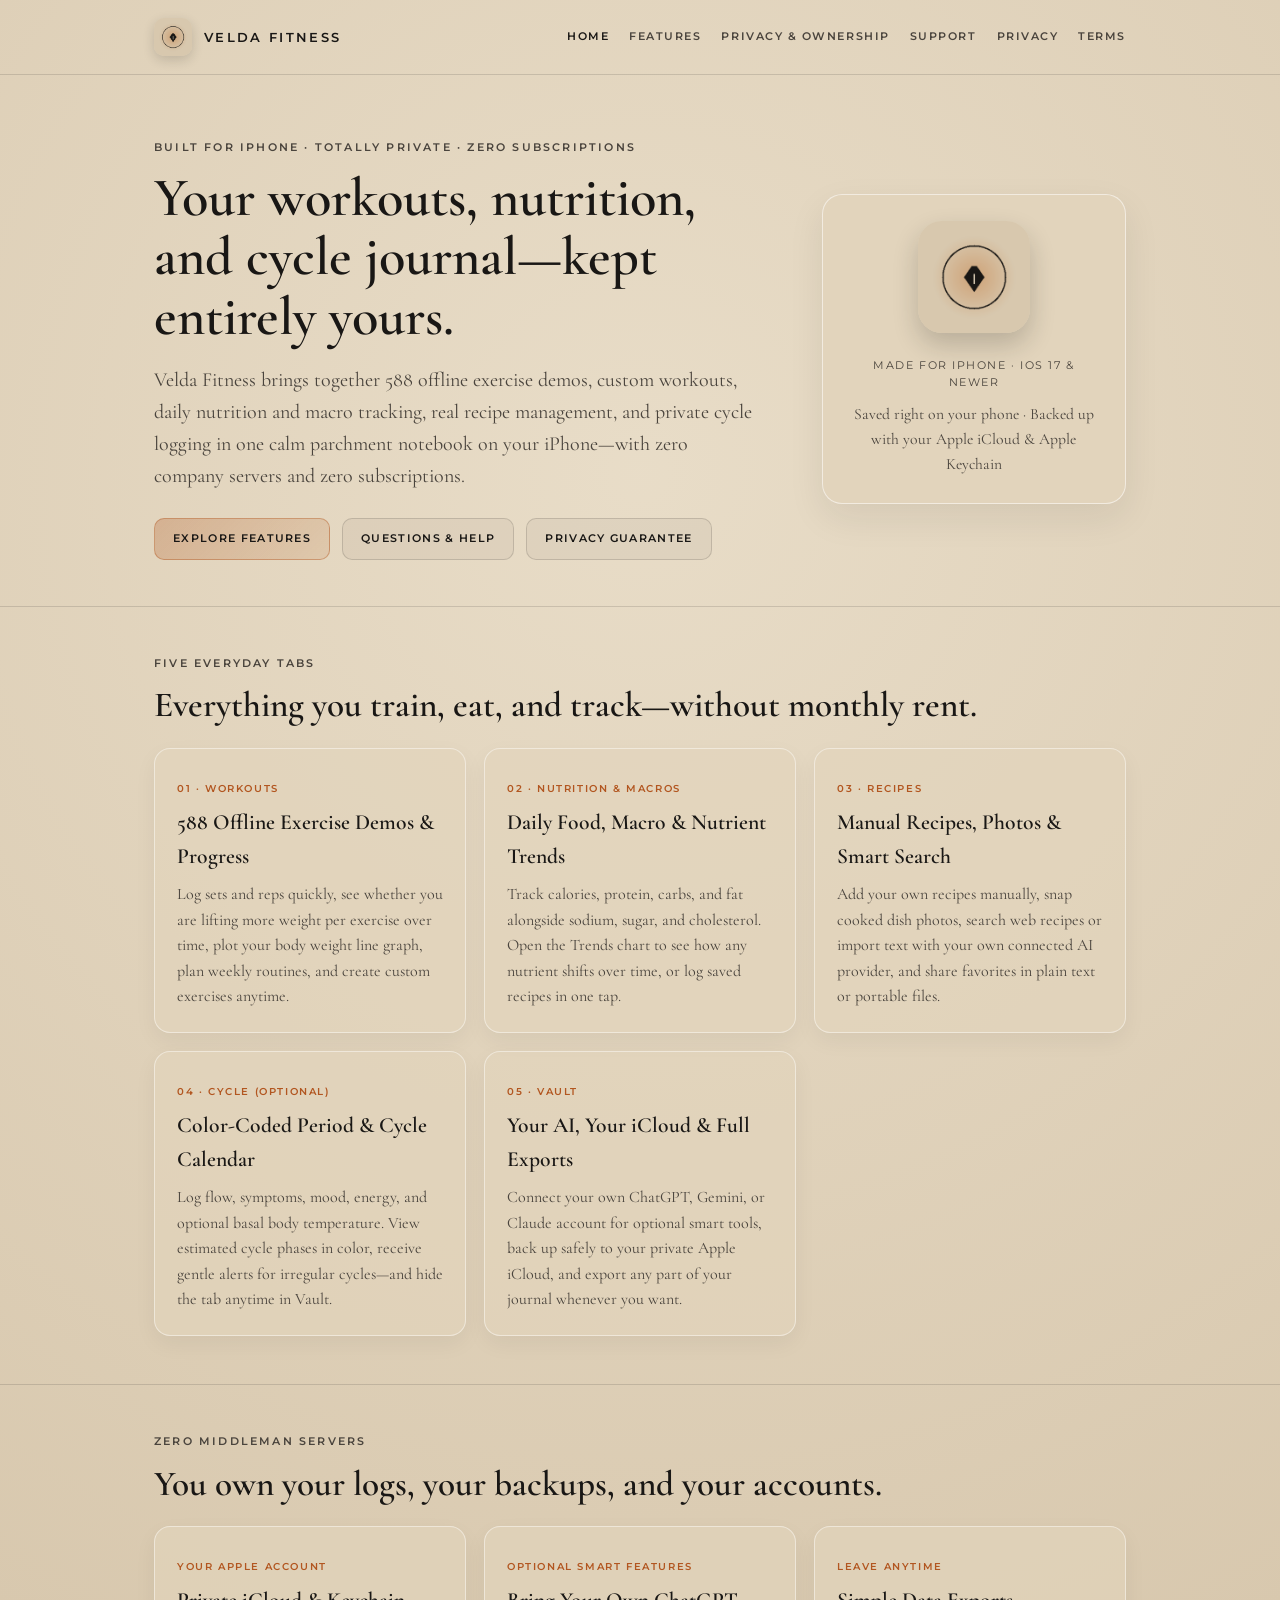
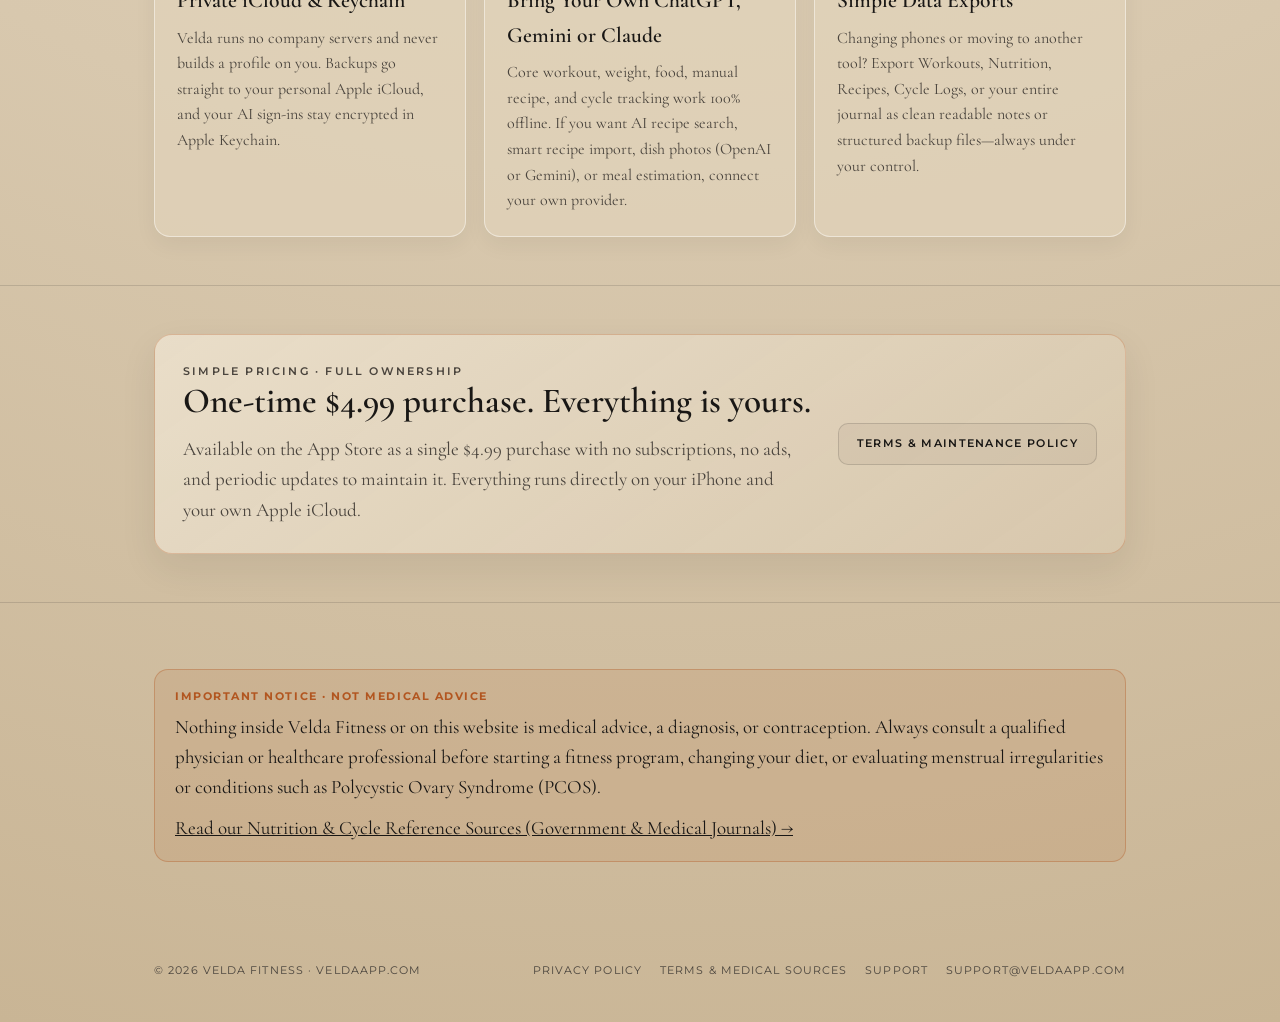
<file: website/index.html>
<!DOCTYPE html>
<html lang="en">
<head>
  <meta charset="UTF-8" />
  <meta name="viewport" content="width=device-width, initial-scale=1.0" />
  <title>Velda Fitness — Your Private Fitness, Nutrition &amp; Cycle Journal</title>
  <meta name="description" content="Velda Fitness keeps your workouts, nutrition, saved recipes, and cycle tracking safely on your iPhone and your own Apple iCloud—no subscriptions and your choice of AI assistant." />
  <link rel="icon" type="image/png" href="assets/velda-icon.png" />
  <link rel="preconnect" href="https://fonts.googleapis.com" />
  <link rel="preconnect" href="https://fonts.gstatic.com" crossorigin />
  <link href="https://fonts.googleapis.com/css2?family=Cormorant+Garamond:ital,wght@0,500;0,600;0,700;1,500&family=Montserrat:wght@500;600&display=swap" rel="stylesheet" />
  <link rel="stylesheet" href="styles.css" />
</head>
<body>
  <header class="site-header">
    <div class="container nav-inner">
      <a class="brand" href="index.html">
        <img src="assets/velda-icon.png" alt="Velda Fitness icon" />
        <span class="brand-name">Velda Fitness</span>
      </a>
      <nav class="nav-links" aria-label="Main navigation">
        <a class="active" href="index.html">Home</a>
        <a href="#pillars">Features</a>
        <a href="#ownership">Privacy &amp; Ownership</a>
        <a href="support.html">Support</a>
        <a href="privacy.html">Privacy</a>
        <a href="terms.html">Terms</a>
      </nav>
    </div>
  </header>

  <main>
    <section class="hero">
      <div class="container hero-grid">
        <div>
          <p class="eyebrow">Built for iPhone · Totally Private · Zero Subscriptions</p>
          <h1>Your workouts, nutrition, and cycle journal—kept entirely yours.</h1>
          <p class="lead">
            Velda Fitness brings together 588 offline exercise demos, custom workouts, daily nutrition and macro tracking,
            real recipe management, and private cycle logging in one calm parchment notebook on your iPhone—with zero
            company servers and zero subscriptions.
          </p>
          <div class="hero-actions">
            <a class="btn btn-primary" href="#pillars">Explore Features</a>
            <a class="btn btn-ghost" href="support.html">Questions &amp; Help</a>
            <a class="btn btn-ghost" href="privacy.html">Privacy Guarantee</a>
          </div>
        </div>
        <aside class="hero-seal">
          <img src="assets/velda-icon.png" alt="Velda Fitness app icon" />
          <p class="seal-caption">Made for iPhone · iOS 17 &amp; Newer</p>
          <p style="margin: 10px 0 0; color: var(--ink-secondary); font-size: 0.98rem;">
            Saved right on your phone · Backed up with your Apple iCloud &amp; Apple Keychain
          </p>
        </aside>
      </div>
    </section>

    <section id="pillars" class="section">
      <div class="container">
        <p class="eyebrow">Five Everyday Tabs</p>
        <h2>Everything you train, eat, and track—without monthly rent.</h2>
        <div class="cards-grid">
          <article class="card">
            <span class="card-tag">01 · Workouts</span>
            <h3>588 Offline Exercise Demos &amp; Progress</h3>
            <p>
              Log sets and reps quickly, see whether you are lifting more weight per exercise over time, plot your body
              weight line graph, plan weekly routines, and create custom exercises anytime.
            </p>
          </article>
          <article class="card">
            <span class="card-tag">02 · Nutrition &amp; Macros</span>
            <h3>Daily Food, Macro &amp; Nutrient Trends</h3>
            <p>
              Track calories, protein, carbs, and fat alongside sodium, sugar, and cholesterol. Open the Trends chart
              to see how any nutrient shifts over time, or log saved recipes in one tap.
            </p>
          </article>
          <article class="card">
            <span class="card-tag">03 · Recipes</span>
            <h3>Manual Recipes, Photos &amp; Smart Search</h3>
            <p>
              Add your own recipes manually, snap cooked dish photos, search web recipes or import text with your own
              connected AI provider, and share favorites in plain text or portable files.
            </p>
          </article>
          <article class="card">
            <span class="card-tag">04 · Cycle (Optional)</span>
            <h3>Color-Coded Period &amp; Cycle Calendar</h3>
            <p>
              Log flow, symptoms, mood, energy, and optional basal body temperature. View estimated cycle phases in
              color, receive gentle alerts for irregular cycles—and hide the tab anytime in Vault.
            </p>
          </article>
          <article class="card">
            <span class="card-tag">05 · Vault</span>
            <h3>Your AI, Your iCloud &amp; Full Exports</h3>
            <p>
              Connect your own ChatGPT, Gemini, or Claude account for optional smart tools, back up safely to your
              private Apple iCloud, and export any part of your journal whenever you want.
            </p>
          </article>
        </div>
      </div>
    </section>

    <section id="ownership" class="section">
      <div class="container">
        <p class="eyebrow">Zero Middleman Servers</p>
        <h2>You own your logs, your backups, and your accounts.</h2>
        <div class="cards-grid">
          <article class="card">
            <span class="card-tag">Your Apple Account</span>
            <h3>Private iCloud &amp; Keychain</h3>
            <p>
              Velda runs no company servers and never builds a profile on you. Backups go straight to your personal
              Apple iCloud, and your AI sign-ins stay encrypted in Apple Keychain.
            </p>
          </article>
          <article class="card">
            <span class="card-tag">Optional Smart Features</span>
            <h3>Bring Your Own ChatGPT, Gemini or Claude</h3>
            <p>
              Core workout, weight, food, manual recipe, and cycle tracking work 100% offline. If you want AI recipe
              search, smart recipe import, dish photos (OpenAI or Gemini), or meal estimation, connect your own provider.
            </p>
          </article>
          <article class="card">
            <span class="card-tag">Leave Anytime</span>
            <h3>Simple Data Exports</h3>
            <p>
              Changing phones or moving to another tool? Export Workouts, Nutrition, Recipes, Cycle Logs, or your entire
              journal as clean readable notes or structured backup files—always under your control.
            </p>
          </article>
        </div>
      </div>
    </section>

    <section id="one-time-purchase" class="section">
      <div class="container">
        <div class="support-banner">
          <div>
            <p class="eyebrow">Simple Pricing · Full Ownership</p>
            <h2>One-time $4.99 purchase. Everything is yours.</h2>
            <p>
              Available on the App Store as a single $4.99 purchase with no subscriptions, no ads, and periodic updates
              to maintain it. Everything runs directly on your iPhone and your own Apple iCloud.
            </p>
          </div>
          <a class="btn btn-ghost" href="terms.html">
            Terms &amp; Maintenance Policy
          </a>
        </div>
      </div>
    </section>

    <section class="section" style="border-bottom: none;">
      <div class="container">
        <div class="disclaimer-box">
          <strong>Important Notice · Not Medical Advice</strong>
          Nothing inside Velda Fitness or on this website is medical advice, a diagnosis, or contraception. Always
          consult a qualified physician or healthcare professional before starting a fitness program, changing your diet,
          or evaluating menstrual irregularities or conditions such as Polycystic Ovary Syndrome (PCOS).
          <div style="margin-top: 10px;">
            <a href="terms.html#health-sources">Read our Nutrition &amp; Cycle Reference Sources (Government &amp; Medical Journals) →</a>
          </div>
        </div>
      </div>
    </section>
  </main>

  <footer class="site-footer">
    <div class="container footer-inner">
      <span>© 2026 Velda Fitness · veldaapp.com</span>
      <div class="footer-links">
        <a href="privacy.html">Privacy Policy</a>
        <a href="terms.html">Terms &amp; Medical Sources</a>
        <a href="support.html">Support</a>
        <a href="mailto:support@veldaapp.com">support@veldaapp.com</a>
      </div>
    </div>
  </footer>
</body>
</html>
</file>
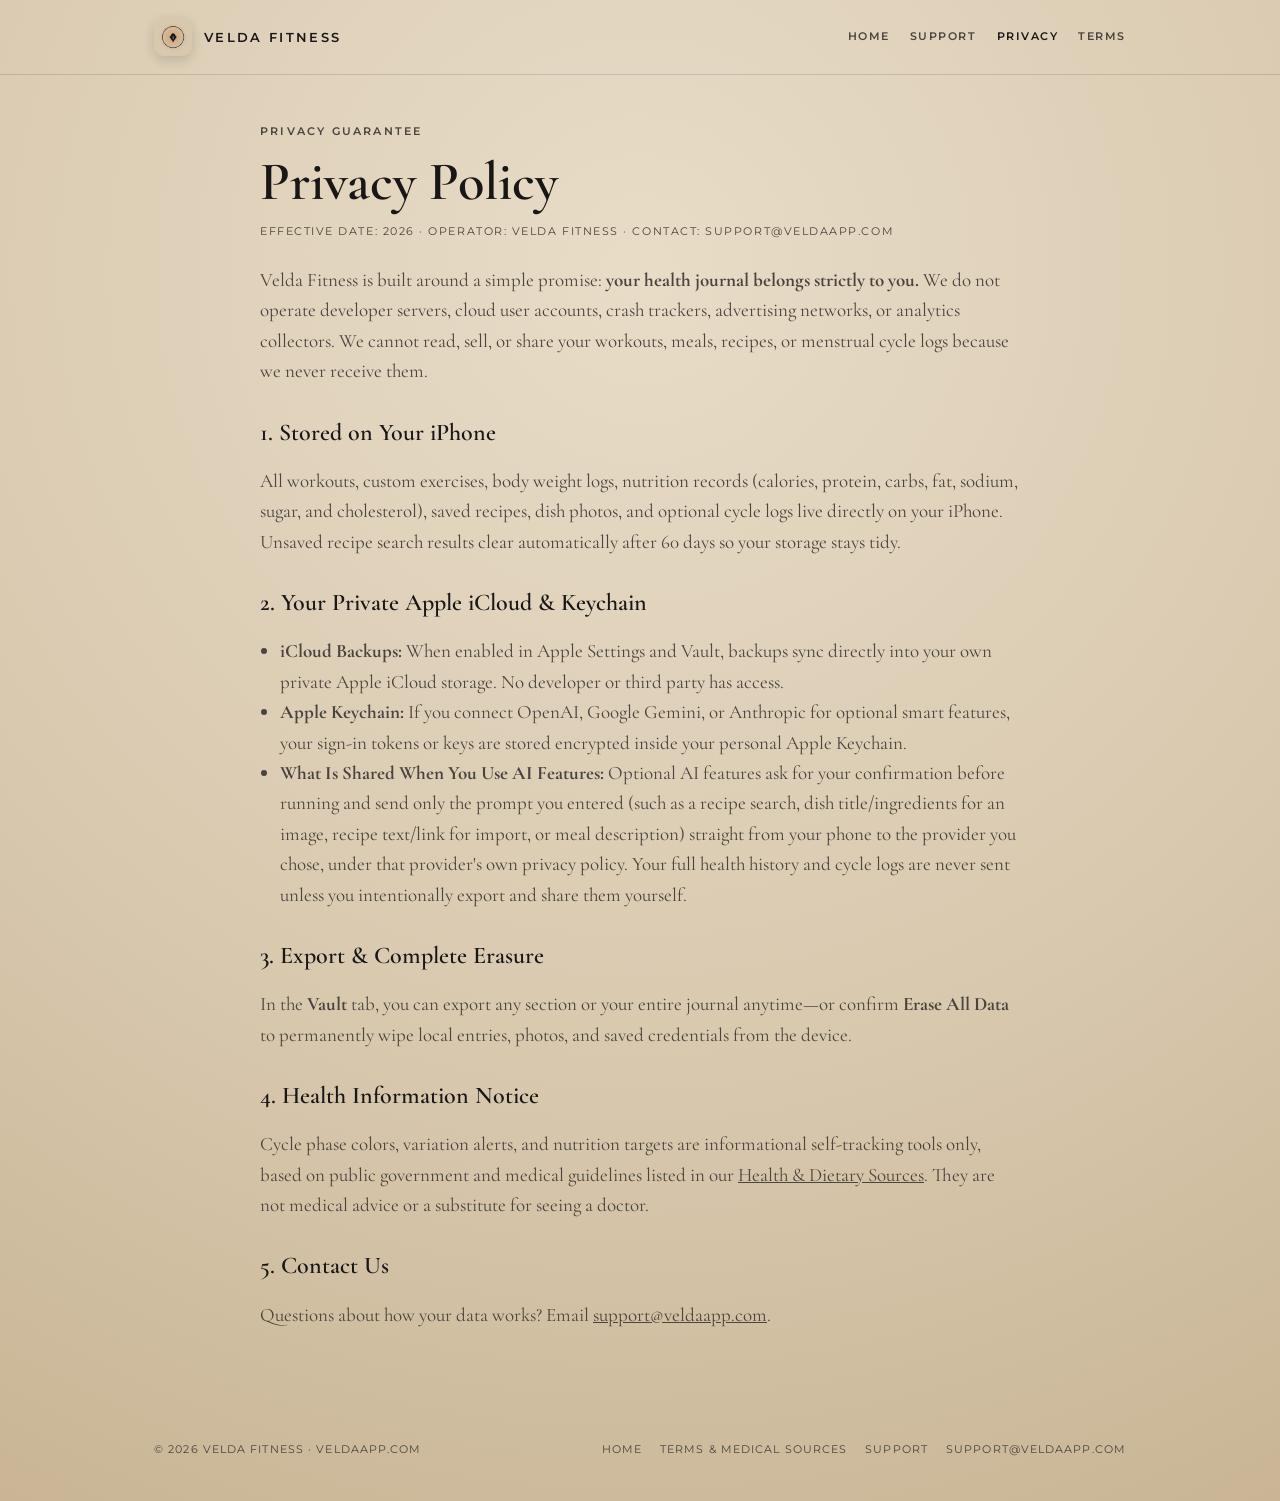
<file: website/privacy.html>
<!DOCTYPE html>
<html lang="en">
<head>
  <meta charset="UTF-8" />
  <meta name="viewport" content="width=device-width, initial-scale=1.0" />
  <title>Privacy Policy — Velda Fitness</title>
  <meta name="description" content="How Velda Fitness handles your data—100% stored on your device and your own Apple iCloud, with zero company servers, zero analytics, and zero ads." />
  <link rel="icon" type="image/png" href="assets/velda-icon.png" />
  <link rel="preconnect" href="https://fonts.googleapis.com" />
  <link rel="preconnect" href="https://fonts.gstatic.com" crossorigin />
  <link href="https://fonts.googleapis.com/css2?family=Cormorant+Garamond:ital,wght@0,500;0,600;0,700;1,500&family=Montserrat:wght@500;600&display=swap" rel="stylesheet" />
  <link rel="stylesheet" href="styles.css" />
</head>
<body>
  <header class="site-header">
    <div class="container nav-inner">
      <a class="brand" href="index.html">
        <img src="assets/velda-icon.png" alt="Velda Fitness icon" />
        <span class="brand-name">Velda Fitness</span>
      </a>
      <nav class="nav-links" aria-label="Main navigation">
        <a href="index.html">Home</a>
        <a href="support.html">Support</a>
        <a class="active" href="privacy.html">Privacy</a>
        <a href="terms.html">Terms</a>
      </nav>
    </div>
  </header>

  <main class="container prose">
    <p class="eyebrow">Privacy Guarantee</p>
    <h1>Privacy Policy</h1>
    <p class="meta-line">Effective Date: 2026 · Operator: Velda Fitness · Contact: support@veldaapp.com</p>

    <p>
      Velda Fitness is built around a simple promise: <strong>your health journal belongs strictly to you.</strong>
      We do not operate developer servers, cloud user accounts, crash trackers, advertising networks, or analytics
      collectors. We cannot read, sell, or share your workouts, meals, recipes, or menstrual cycle logs because we
      never receive them.
    </p>

    <h2>1. Stored on Your iPhone</h2>
    <p>
      All workouts, custom exercises, body weight logs, nutrition records (calories, protein, carbs, fat, sodium, sugar,
      and cholesterol), saved recipes, dish photos, and optional cycle logs live directly on your iPhone. Unsaved
      recipe search results clear automatically after 60 days so your storage stays tidy.
    </p>

    <h2>2. Your Private Apple iCloud &amp; Keychain</h2>
    <ul>
      <li><strong>iCloud Backups:</strong> When enabled in Apple Settings and Vault, backups sync directly into your own private Apple iCloud storage. No developer or third party has access.</li>
      <li><strong>Apple Keychain:</strong> If you connect OpenAI, Google Gemini, or Anthropic for optional smart features, your sign-in tokens or keys are stored encrypted inside your personal Apple Keychain.</li>
      <li><strong>What Is Shared When You Use AI Features:</strong> Optional AI features ask for your confirmation before running and send only the prompt you entered (such as a recipe search, dish title/ingredients for an image, recipe text/link for import, or meal description) straight from your phone to the provider you chose, under that provider's own privacy policy. Your full health history and cycle logs are never sent unless you intentionally export and share them yourself.</li>
    </ul>

    <h2>3. Export &amp; Complete Erasure</h2>
    <p>
      In the <strong>Vault</strong> tab, you can export any section or your entire journal anytime—or confirm
      <strong>Erase All Data</strong> to permanently wipe local entries, photos, and saved credentials from the device.
    </p>

    <h2>4. Health Information Notice</h2>
    <p>
      Cycle phase colors, variation alerts, and nutrition targets are informational self-tracking tools only, based on
      public government and medical guidelines listed in our <a href="terms.html#health-sources">Health &amp; Dietary Sources</a>.
      They are not medical advice or a substitute for seeing a doctor.
    </p>

    <h2>5. Contact Us</h2>
    <p>
      Questions about how your data works? Email <a href="mailto:support@veldaapp.com">support@veldaapp.com</a>.
    </p>
  </main>

  <footer class="site-footer">
    <div class="container footer-inner">
      <span>© 2026 Velda Fitness · veldaapp.com</span>
      <div class="footer-links">
        <a href="index.html">Home</a>
        <a href="terms.html">Terms &amp; Medical Sources</a>
        <a href="support.html">Support</a>
        <a href="mailto:support@veldaapp.com">support@veldaapp.com</a>
      </div>
    </div>
  </footer>
</body>
</html>
</file>
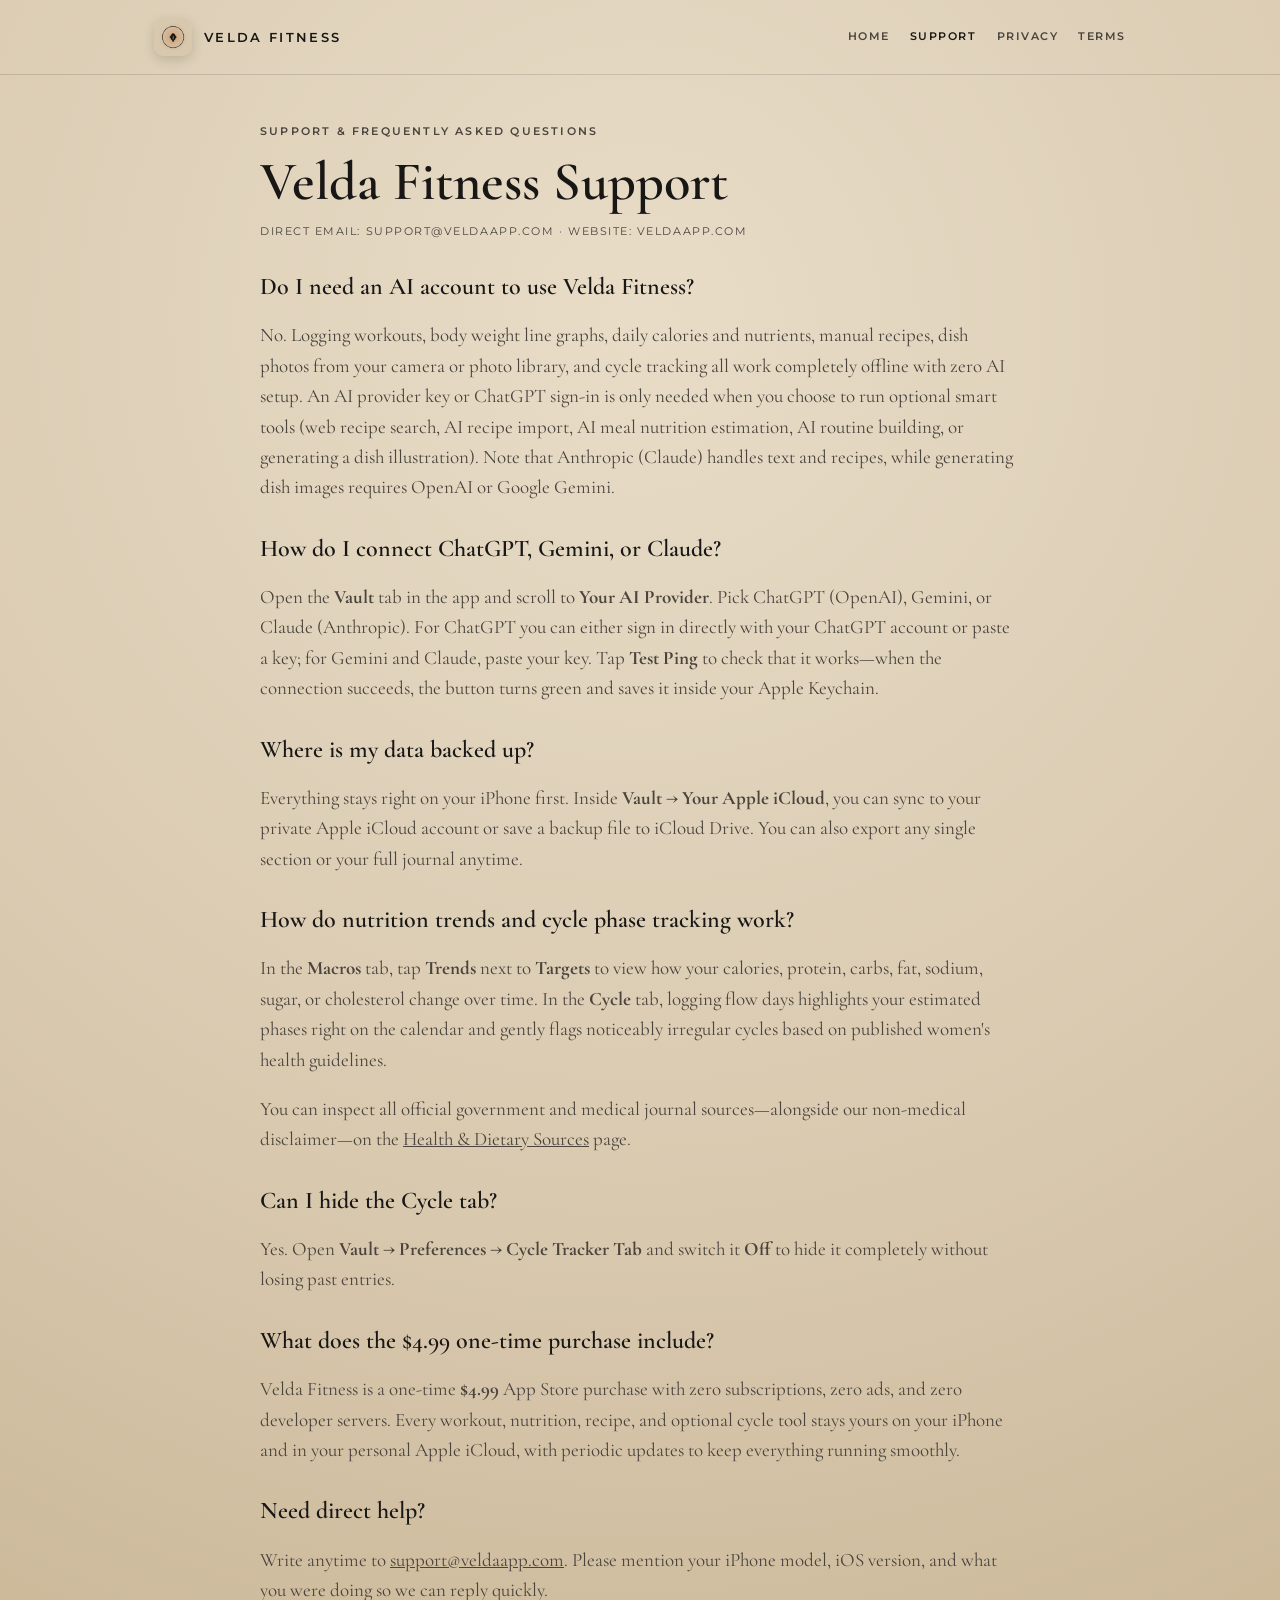
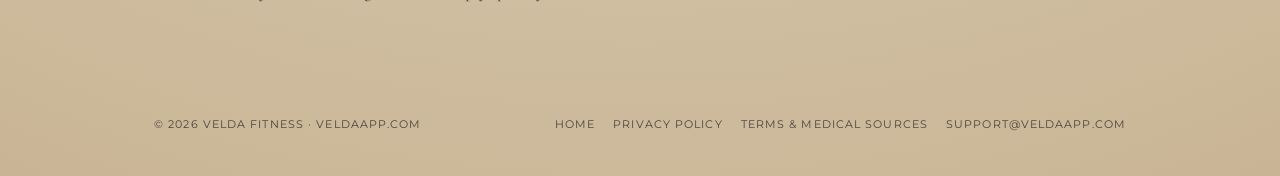
<file: website/support.html>
<!DOCTYPE html>
<html lang="en">
<head>
  <meta charset="UTF-8" />
  <meta name="viewport" content="width=device-width, initial-scale=1.0" />
  <title>Support &amp; Questions — Velda Fitness</title>
  <meta name="description" content="Help, setup steps, health reference sources, and support contact for Velda Fitness on iPhone." />
  <link rel="icon" type="image/png" href="assets/velda-icon.png" />
  <link rel="preconnect" href="https://fonts.googleapis.com" />
  <link rel="preconnect" href="https://fonts.gstatic.com" crossorigin />
  <link href="https://fonts.googleapis.com/css2?family=Cormorant+Garamond:ital,wght@0,500;0,600;0,700;1,500&family=Montserrat:wght@500;600&display=swap" rel="stylesheet" />
  <link rel="stylesheet" href="styles.css" />
</head>
<body>
  <header class="site-header">
    <div class="container nav-inner">
      <a class="brand" href="index.html">
        <img src="assets/velda-icon.png" alt="Velda Fitness icon" />
        <span class="brand-name">Velda Fitness</span>
      </a>
      <nav class="nav-links" aria-label="Main navigation">
        <a href="index.html">Home</a>
        <a class="active" href="support.html">Support</a>
        <a href="privacy.html">Privacy</a>
        <a href="terms.html">Terms</a>
      </nav>
    </div>
  </header>

  <main class="container prose">
    <p class="eyebrow">Support &amp; Frequently Asked Questions</p>
    <h1>Velda Fitness Support</h1>
    <p class="meta-line">Direct Email: support@veldaapp.com · Website: veldaapp.com</p>

    <h2>Do I need an AI account to use Velda Fitness?</h2>
    <p>
      No. Logging workouts, body weight line graphs, daily calories and nutrients, manual recipes, dish photos from
      your camera or photo library, and cycle tracking all work completely offline with zero AI setup. An AI provider
      key or ChatGPT sign-in is only needed when you choose to run optional smart tools (web recipe search, AI recipe
      import, AI meal nutrition estimation, AI routine building, or generating a dish illustration). Note that Anthropic
      (Claude) handles text and recipes, while generating dish images requires OpenAI or Google Gemini.
    </p>

    <h2>How do I connect ChatGPT, Gemini, or Claude?</h2>
    <p>
      Open the <strong>Vault</strong> tab in the app and scroll to <strong>Your AI Provider</strong>. Pick ChatGPT
      (OpenAI), Gemini, or Claude (Anthropic). For ChatGPT you can either sign in directly with your ChatGPT account
      or paste a key; for Gemini and Claude, paste your key. Tap <strong>Test Ping</strong> to check that it works—when
      the connection succeeds, the button turns green and saves it inside your Apple Keychain.
    </p>

    <h2>Where is my data backed up?</h2>
    <p>
      Everything stays right on your iPhone first. Inside <strong>Vault → Your Apple iCloud</strong>, you can sync to
      your private Apple iCloud account or save a backup file to iCloud Drive. You can also export any single section
      or your full journal anytime.
    </p>

    <h2>How do nutrition trends and cycle phase tracking work?</h2>
    <p>
      In the <strong>Macros</strong> tab, tap <strong>Trends</strong> next to <strong>Targets</strong> to view how
      your calories, protein, carbs, fat, sodium, sugar, or cholesterol change over time. In the <strong>Cycle</strong>
      tab, logging flow days highlights your estimated phases right on the calendar and gently flags noticeably
      irregular cycles based on published women's health guidelines.
    </p>
    <p>
      You can inspect all official government and medical journal sources—alongside our non-medical disclaimer—on the
      <a href="terms.html#health-sources">Health &amp; Dietary Sources</a> page.
    </p>

    <h2>Can I hide the Cycle tab?</h2>
    <p>
      Yes. Open <strong>Vault → Preferences → Cycle Tracker Tab</strong> and switch it <strong>Off</strong> to hide
      it completely without losing past entries.
    </p>

    <h2>What does the $4.99 one-time purchase include?</h2>
    <p>
      Velda Fitness is a one-time <strong>$4.99</strong> App Store purchase with zero subscriptions, zero ads, and zero
      developer servers. Every workout, nutrition, recipe, and optional cycle tool stays yours on your iPhone and in
      your personal Apple iCloud, with periodic updates to keep everything running smoothly.
    </p>

    <h2>Need direct help?</h2>
    <p>
      Write anytime to <a href="mailto:support@veldaapp.com">support@veldaapp.com</a>. Please mention your iPhone model,
      iOS version, and what you were doing so we can reply quickly.
    </p>
  </main>

  <footer class="site-footer">
    <div class="container footer-inner">
      <span>© 2026 Velda Fitness · veldaapp.com</span>
      <div class="footer-links">
        <a href="index.html">Home</a>
        <a href="privacy.html">Privacy Policy</a>
        <a href="terms.html">Terms &amp; Medical Sources</a>
        <a href="mailto:support@veldaapp.com">support@veldaapp.com</a>
      </div>
    </div>
  </footer>
</body>
</html>
</file>
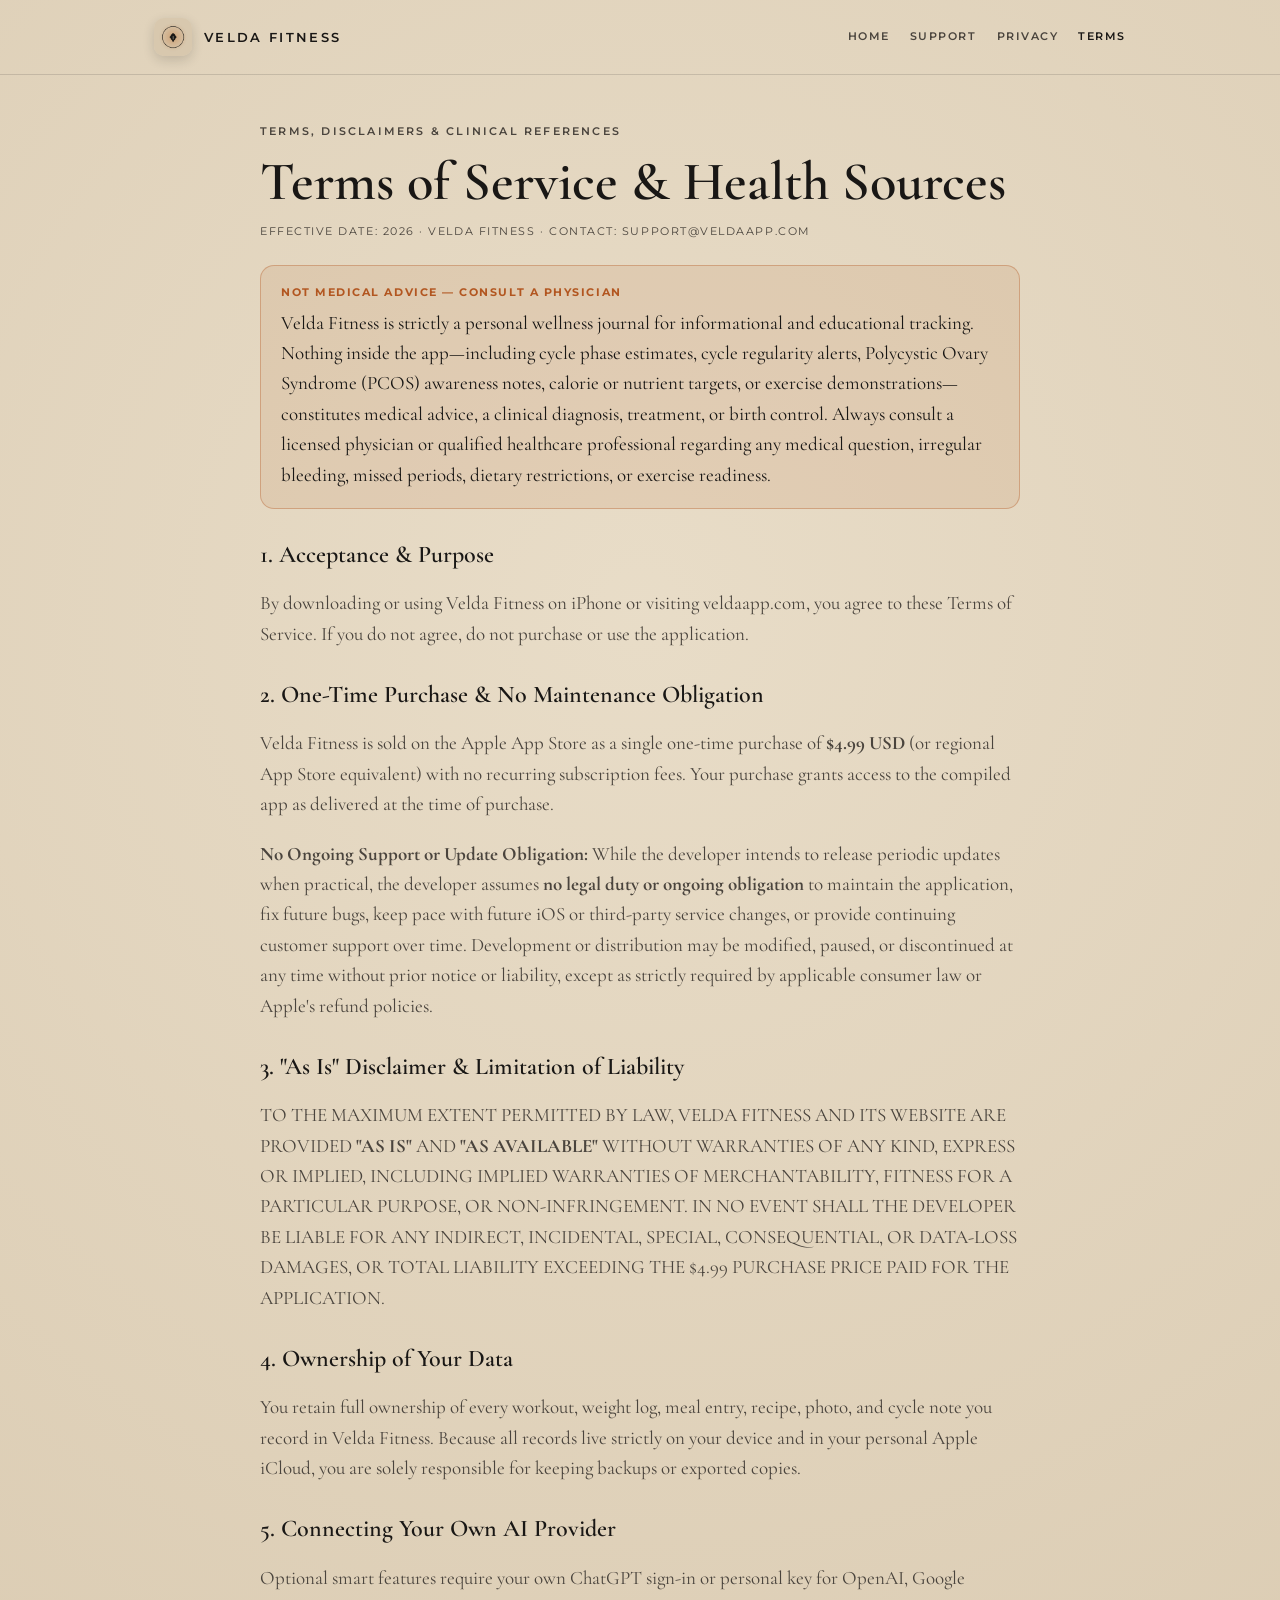
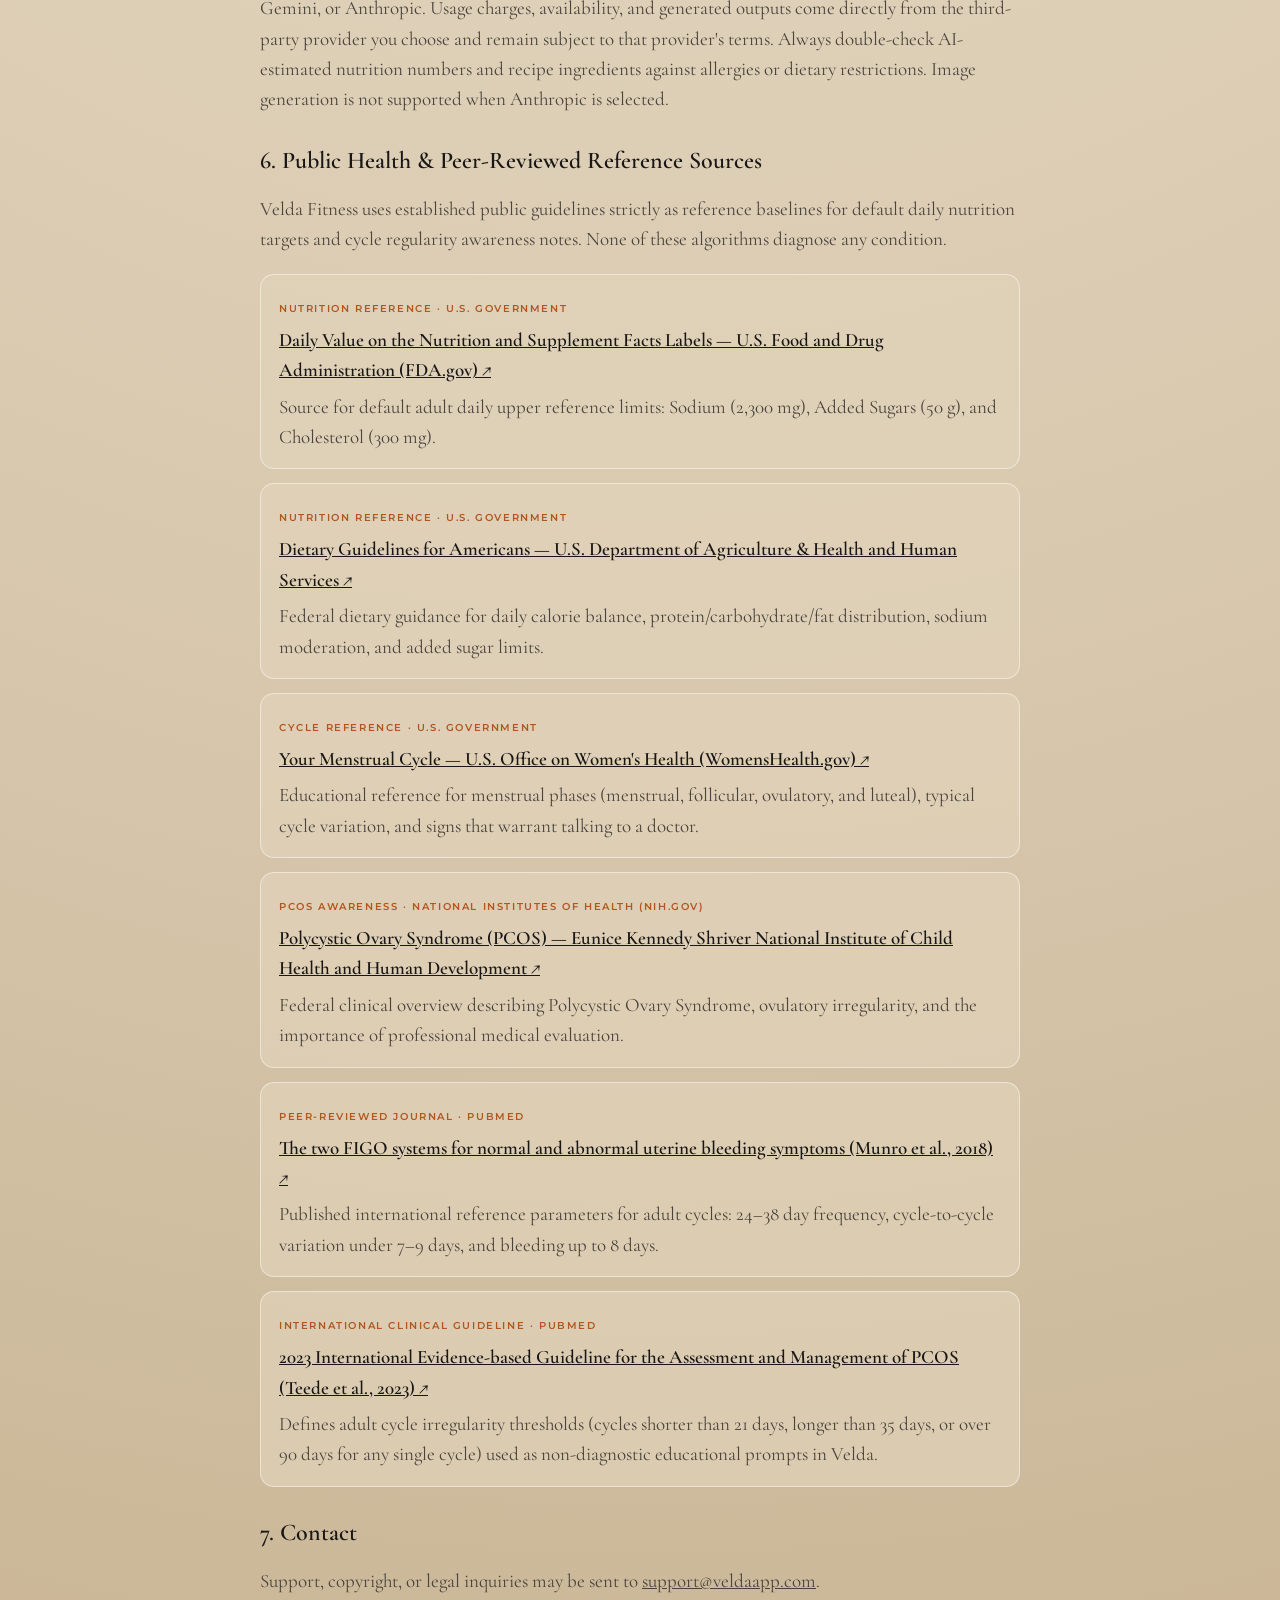
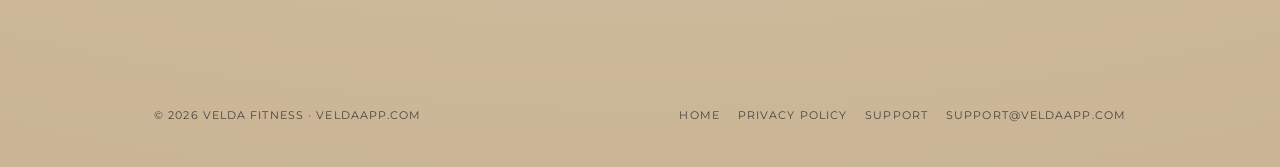
<file: website/terms.html>
<!DOCTYPE html>
<html lang="en">
<head>
  <meta charset="UTF-8" />
  <meta name="viewport" content="width=device-width, initial-scale=1.0" />
  <title>Terms, Maintenance Policy &amp; Medical Sources — Velda Fitness</title>
  <meta name="description" content="Terms of Service, no-maintenance disclaimer, non-medical disclaimer, and verified government and medical journal sources used by Velda Fitness." />
  <link rel="icon" type="image/png" href="assets/velda-icon.png" />
  <link rel="preconnect" href="https://fonts.googleapis.com" />
  <link rel="preconnect" href="https://fonts.gstatic.com" crossorigin />
  <link href="https://fonts.googleapis.com/css2?family=Cormorant+Garamond:ital,wght@0,500;0,600;0,700;1,500&family=Montserrat:wght@500;600&display=swap" rel="stylesheet" />
  <link rel="stylesheet" href="styles.css" />
</head>
<body>
  <header class="site-header">
    <div class="container nav-inner">
      <a class="brand" href="index.html">
        <img src="assets/velda-icon.png" alt="Velda Fitness icon" />
        <span class="brand-name">Velda Fitness</span>
      </a>
      <nav class="nav-links" aria-label="Main navigation">
        <a href="index.html">Home</a>
        <a href="support.html">Support</a>
        <a href="privacy.html">Privacy</a>
        <a class="active" href="terms.html">Terms</a>
      </nav>
    </div>
  </header>

  <main class="container prose">
    <p class="eyebrow">Terms, Disclaimers &amp; Clinical References</p>
    <h1>Terms of Service &amp; Health Sources</h1>
    <p class="meta-line">Effective Date: 2026 · Velda Fitness · Contact: support@veldaapp.com</p>

    <div class="disclaimer-box">
      <strong>Not Medical Advice — Consult a Physician</strong>
      Velda Fitness is strictly a personal wellness journal for informational and educational tracking. Nothing inside
      the app—including cycle phase estimates, cycle regularity alerts, Polycystic Ovary Syndrome (PCOS) awareness
      notes, calorie or nutrient targets, or exercise demonstrations—constitutes medical advice, a clinical diagnosis,
      treatment, or birth control. Always consult a licensed physician or qualified healthcare professional regarding
      any medical question, irregular bleeding, missed periods, dietary restrictions, or exercise readiness.
    </div>

    <h2>1. Acceptance &amp; Purpose</h2>
    <p>
      By downloading or using Velda Fitness on iPhone or visiting veldaapp.com, you agree to these Terms of Service. If
      you do not agree, do not purchase or use the application.
    </p>

    <h2>2. One-Time Purchase &amp; No Maintenance Obligation</h2>
    <p>
      Velda Fitness is sold on the Apple App Store as a single one-time purchase of <strong>$4.99 USD</strong> (or
      regional App Store equivalent) with no recurring subscription fees. Your purchase grants access to the compiled
      app as delivered at the time of purchase.
    </p>
    <p>
      <strong>No Ongoing Support or Update Obligation:</strong> While the developer intends to release periodic updates
      when practical, the developer assumes <strong>no legal duty or ongoing obligation</strong> to maintain the
      application, fix future bugs, keep pace with future iOS or third-party service changes, or provide continuing
      customer support over time. Development or distribution may be modified, paused, or discontinued at any time
      without prior notice or liability, except as strictly required by applicable consumer law or Apple's refund
      policies.
    </p>

    <h2>3. "As Is" Disclaimer &amp; Limitation of Liability</h2>
    <p>
      TO THE MAXIMUM EXTENT PERMITTED BY LAW, VELDA FITNESS AND ITS WEBSITE ARE PROVIDED <strong>"AS IS"</strong> AND
      <strong>"AS AVAILABLE"</strong> WITHOUT WARRANTIES OF ANY KIND, EXPRESS OR IMPLIED, INCLUDING IMPLIED WARRANTIES OF
      MERCHANTABILITY, FITNESS FOR A PARTICULAR PURPOSE, OR NON-INFRINGEMENT. IN NO EVENT SHALL THE DEVELOPER BE LIABLE
      FOR ANY INDIRECT, INCIDENTAL, SPECIAL, CONSEQUENTIAL, OR DATA-LOSS DAMAGES, OR TOTAL LIABILITY EXCEEDING THE
      $4.99 PURCHASE PRICE PAID FOR THE APPLICATION.
    </p>

    <h2>4. Ownership of Your Data</h2>
    <p>
      You retain full ownership of every workout, weight log, meal entry, recipe, photo, and cycle note you record in
      Velda Fitness. Because all records live strictly on your device and in your personal Apple iCloud, you are solely
      responsible for keeping backups or exported copies.
    </p>

    <h2>5. Connecting Your Own AI Provider</h2>
    <p>
      Optional smart features require your own ChatGPT sign-in or personal key for OpenAI, Google Gemini, or Anthropic.
      Usage charges, availability, and generated outputs come directly from the third-party provider you choose and remain
      subject to that provider's terms. Always double-check AI-estimated nutrition numbers and recipe ingredients against
      allergies or dietary restrictions. Image generation is not supported when Anthropic is selected.
    </p>

    <h2 id="health-sources">6. Public Health &amp; Peer-Reviewed Reference Sources</h2>
    <p>
      Velda Fitness uses established public guidelines strictly as reference baselines for default daily nutrition
      targets and cycle regularity awareness notes. None of these algorithms diagnose any condition.
    </p>

    <ul class="sources-list">
      <li>
        <span class="card-tag">Nutrition Reference · U.S. Government</span><br />
        <a href="https://www.fda.gov/food/nutrition-facts-label/daily-value-nutrition-and-supplement-facts-labels" target="_blank" rel="noopener noreferrer">
          Daily Value on the Nutrition and Supplement Facts Labels — U.S. Food and Drug Administration (FDA.gov) ↗
        </a>
        <p style="margin: 6px 0 0;">
          Source for default adult daily upper reference limits: Sodium (2,300 mg), Added Sugars (50 g), and Cholesterol (300 mg).
        </p>
      </li>
      <li>
        <span class="card-tag">Nutrition Reference · U.S. Government</span><br />
        <a href="https://www.dietaryguidelines.gov/" target="_blank" rel="noopener noreferrer">
          Dietary Guidelines for Americans — U.S. Department of Agriculture &amp; Health and Human Services ↗
        </a>
        <p style="margin: 6px 0 0;">
          Federal dietary guidance for daily calorie balance, protein/carbohydrate/fat distribution, sodium moderation, and added sugar limits.
        </p>
      </li>
      <li>
        <span class="card-tag">Cycle Reference · U.S. Government</span><br />
        <a href="https://www.womenshealth.gov/menstrual-cycle/your-menstrual-cycle" target="_blank" rel="noopener noreferrer">
          Your Menstrual Cycle — U.S. Office on Women's Health (WomensHealth.gov) ↗
        </a>
        <p style="margin: 6px 0 0;">
          Educational reference for menstrual phases (menstrual, follicular, ovulatory, and luteal), typical cycle variation, and signs that warrant talking to a doctor.
        </p>
      </li>
      <li>
        <span class="card-tag">PCOS Awareness · National Institutes of Health (NIH.gov)</span><br />
        <a href="https://www.nichd.nih.gov/health/topics/pcos" target="_blank" rel="noopener noreferrer">
          Polycystic Ovary Syndrome (PCOS) — Eunice Kennedy Shriver National Institute of Child Health and Human Development ↗
        </a>
        <p style="margin: 6px 0 0;">
          Federal clinical overview describing Polycystic Ovary Syndrome, ovulatory irregularity, and the importance of professional medical evaluation.
        </p>
      </li>
      <li>
        <span class="card-tag">Peer-Reviewed Journal · PubMed</span><br />
        <a href="https://pubmed.ncbi.nlm.nih.gov/30198563/" target="_blank" rel="noopener noreferrer">
          The two FIGO systems for normal and abnormal uterine bleeding symptoms (Munro et al., 2018) ↗
        </a>
        <p style="margin: 6px 0 0;">
          Published international reference parameters for adult cycles: 24–38 day frequency, cycle-to-cycle variation under 7–9 days, and bleeding up to 8 days.
        </p>
      </li>
      <li>
        <span class="card-tag">International Clinical Guideline · PubMed</span><br />
        <a href="https://pubmed.ncbi.nlm.nih.gov/37580861/" target="_blank" rel="noopener noreferrer">
          2023 International Evidence-based Guideline for the Assessment and Management of PCOS (Teede et al., 2023) ↗
        </a>
        <p style="margin: 6px 0 0;">
          Defines adult cycle irregularity thresholds (cycles shorter than 21 days, longer than 35 days, or over 90 days for any single cycle) used as non-diagnostic educational prompts in Velda.
        </p>
      </li>
    </ul>

    <h2>7. Contact</h2>
    <p>
      Support, copyright, or legal inquiries may be sent to <a href="mailto:support@veldaapp.com">support@veldaapp.com</a>.
    </p>
  </main>

  <footer class="site-footer">
    <div class="container footer-inner">
      <span>© 2026 Velda Fitness · veldaapp.com</span>
      <div class="footer-links">
        <a href="index.html">Home</a>
        <a href="privacy.html">Privacy Policy</a>
        <a href="support.html">Support</a>
        <a href="mailto:support@veldaapp.com">support@veldaapp.com</a>
      </div>
    </div>
  </footer>
</body>
</html>
</file>
<file: website/styles.css>
:root {
  --parchment-base: #d8c8ae;
  --parchment-light: #e2d4bc;
  --parchment-card: #ebe0cc;
  --ink-primary: #191715;
  --ink-secondary: #4a443d;
  --warm-amber: #bf7030;
  --warm-terracotta: #b25620;
  --verified-sage: #367847;
  --rule-hairline: rgba(25, 23, 21, 0.14);
  --shadow-warm: 0 14px 36px rgba(25, 23, 21, 0.08);
  --font-serif: 'Cormorant Garamond', Baskerville, Georgia, serif;
  --font-sans: 'Montserrat', -apple-system, BlinkMacSystemFont, 'Segoe UI', sans-serif;
}

* {
  box-sizing: border-box;
}

html {
  scroll-behavior: smooth;
}

body {
  margin: 0;
  color: var(--ink-primary);
  background:
    radial-gradient(circle at 50% 18%, rgba(235, 224, 204, 0.85) 0%, rgba(216, 200, 174, 0.96) 58%, #c9b595 100%);
  background-color: var(--parchment-base);
  font-family: var(--font-serif);
  font-size: 19px;
  line-height: 1.6;
  min-height: 100vh;
}

a {
  color: inherit;
}

.container {
  max-width: 1020px;
  margin: 0 auto;
  padding: 0 24px;
}

/* Header */
.site-header {
  border-bottom: 1px solid var(--rule-hairline);
  padding: 18px 0;
}

.nav-inner {
  display: flex;
  align-items: center;
  justify-content: space-between;
  gap: 16px;
  flex-wrap: wrap;
}

.brand {
  display: inline-flex;
  align-items: center;
  gap: 12px;
  text-decoration: none;
}

.brand img {
  width: 38px;
  height: 38px;
  border-radius: 10px;
  box-shadow: 0 4px 12px rgba(25, 23, 21, 0.16);
}

.brand-name {
  font-family: var(--font-sans);
  font-size: 13px;
  font-weight: 600;
  letter-spacing: 0.18em;
  text-transform: uppercase;
}

.nav-links {
  display: flex;
  align-items: center;
  gap: 20px;
  flex-wrap: wrap;
}

.nav-links a {
  font-family: var(--font-sans);
  font-size: 11px;
  font-weight: 600;
  letter-spacing: 0.14em;
  text-transform: uppercase;
  text-decoration: none;
  color: var(--ink-secondary);
  transition: color 0.16s ease;
}

.nav-links a:hover,
.nav-links a.active {
  color: var(--ink-primary);
}

/* Buttons */
.btn {
  display: inline-flex;
  align-items: center;
  justify-content: center;
  gap: 8px;
  padding: 11px 18px;
  border-radius: 10px;
  font-family: var(--font-sans);
  font-size: 11px;
  font-weight: 600;
  letter-spacing: 0.12em;
  text-transform: uppercase;
  text-decoration: none;
  border: 1px solid rgba(25, 23, 21, 0.15);
  transition: transform 0.14s ease, box-shadow 0.14s ease, background 0.14s ease;
}

.btn:hover {
  transform: translateY(-1px);
}

.btn-primary {
  background: linear-gradient(135deg, rgba(178, 86, 32, 0.28), rgba(191, 112, 48, 0.14));
  color: var(--ink-primary);
  border-color: rgba(178, 86, 32, 0.4);
}

.btn-ghost {
  background: rgba(25, 23, 21, 0.04);
  color: var(--ink-primary);
}

/* Hero */
.hero {
  padding: 64px 0 46px;
  border-bottom: 1px solid var(--rule-hairline);
}

.hero-grid {
  display: grid;
  grid-template-columns: 1.35fr 0.65fr;
  gap: 36px;
  align-items: center;
}

.eyebrow {
  font-family: var(--font-sans);
  font-size: 11px;
  font-weight: 600;
  letter-spacing: 0.2em;
  text-transform: uppercase;
  color: var(--ink-secondary);
  margin: 0 0 12px;
}

h1 {
  font-family: var(--font-serif);
  font-size: clamp(2.3rem, 4.4vw, 3.4rem);
  font-weight: 600;
  line-height: 1.1;
  margin: 0 0 16px;
}

h2 {
  font-family: var(--font-serif);
  font-size: clamp(1.65rem, 2.8vw, 2.2rem);
  font-weight: 600;
  line-height: 1.18;
  margin: 0 0 12px;
}

h3 {
  font-family: var(--font-serif);
  font-size: 1.35rem;
  font-weight: 600;
  margin: 0 0 8px;
}

.lead {
  font-size: 1.25rem;
  color: var(--ink-secondary);
  margin: 0 0 26px;
  max-width: 600px;
}

.hero-actions {
  display: flex;
  flex-wrap: wrap;
  gap: 12px;
}

.hero-seal {
  background: var(--parchment-light);
  border: 1px solid rgba(255, 255, 255, 0.55);
  border-radius: 20px;
  padding: 26px;
  box-shadow: var(--shadow-warm);
  text-align: center;
}

.hero-seal img {
  width: 112px;
  height: 112px;
  border-radius: 24px;
  box-shadow: 0 12px 26px rgba(25, 23, 21, 0.2);
  margin-bottom: 14px;
}

.seal-caption {
  font-family: var(--font-sans);
  font-size: 11px;
  letter-spacing: 0.14em;
  text-transform: uppercase;
  color: var(--ink-secondary);
  margin: 0;
}

/* Sections & Cards */
.section {
  padding: 48px 0;
  border-bottom: 1px solid var(--rule-hairline);
}

.cards-grid {
  display: grid;
  grid-template-columns: repeat(auto-fit, minmax(250px, 1fr));
  gap: 18px;
  margin-top: 22px;
}

.card {
  background: rgba(226, 212, 188, 0.65);
  border: 1px solid rgba(255, 255, 255, 0.45);
  border-radius: 16px;
  padding: 22px;
  box-shadow: 0 8px 22px rgba(25, 23, 21, 0.05);
}

.card p {
  margin: 0;
  color: var(--ink-secondary);
  font-size: 1rem;
}

.card-tag {
  display: inline-block;
  font-family: var(--font-sans);
  font-size: 10px;
  font-weight: 600;
  letter-spacing: 0.16em;
  text-transform: uppercase;
  color: var(--warm-terracotta);
  margin-bottom: 8px;
}

/* Pricing & Ownership Banner */
.support-banner {
  background: linear-gradient(145deg, rgba(235, 224, 204, 0.9), rgba(216, 200, 174, 0.85));
  border: 1px solid rgba(178, 86, 32, 0.28);
  border-radius: 18px;
  padding: 28px;
  display: flex;
  flex-wrap: wrap;
  align-items: center;
  justify-content: space-between;
  gap: 20px;
  box-shadow: var(--shadow-warm);
}

.support-banner p {
  margin: 0;
  color: var(--ink-secondary);
  max-width: 620px;
}

/* Legal & Support Prose */
.prose {
  max-width: 760px;
  padding: 48px 0 64px;
}

.prose h1 {
  margin-bottom: 8px;
}

.prose h2 {
  margin-top: 32px;
  font-size: 1.5rem;
}

.prose p,
.prose li {
  color: var(--ink-secondary);
}

.prose ul {
  padding-left: 20px;
}

.meta-line {
  font-family: var(--font-sans);
  font-size: 11px;
  letter-spacing: 0.14em;
  text-transform: uppercase;
  color: var(--ink-secondary);
  margin-bottom: 24px;
}

.disclaimer-box {
  background: rgba(178, 86, 32, 0.1);
  border: 1px solid rgba(178, 86, 32, 0.35);
  border-radius: 14px;
  padding: 18px 20px;
  margin: 18px 0 24px;
  color: var(--ink-primary);
}

.disclaimer-box strong {
  font-family: var(--font-sans);
  font-size: 11px;
  letter-spacing: 0.14em;
  text-transform: uppercase;
  color: var(--warm-terracotta);
  display: block;
  margin-bottom: 6px;
}

.sources-list {
  list-style: none;
  padding-left: 0 !important;
  display: grid;
  gap: 14px;
}

.sources-list li {
  background: rgba(226, 212, 188, 0.65);
  border: 1px solid rgba(255, 255, 255, 0.45);
  border-radius: 14px;
  padding: 16px 18px;
}

.sources-list a {
  font-weight: 600;
  color: var(--ink-primary);
}

/* Footer */
.site-footer {
  padding: 28px 0 42px;
}

.footer-inner {
  display: flex;
  flex-wrap: wrap;
  justify-content: space-between;
  align-items: center;
  gap: 14px;
  font-family: var(--font-sans);
  font-size: 11px;
  letter-spacing: 0.1em;
  text-transform: uppercase;
  color: var(--ink-secondary);
}

.footer-links {
  display: flex;
  flex-wrap: wrap;
  gap: 18px;
}

.footer-links a {
  text-decoration: none;
}

.footer-links a:hover {
  color: var(--ink-primary);
  text-decoration: underline;
}

@media (max-width: 760px) {
  .hero-grid {
    grid-template-columns: 1fr;
  }
  .hero {
    padding: 40px 0 32px;
  }
}
</file>
